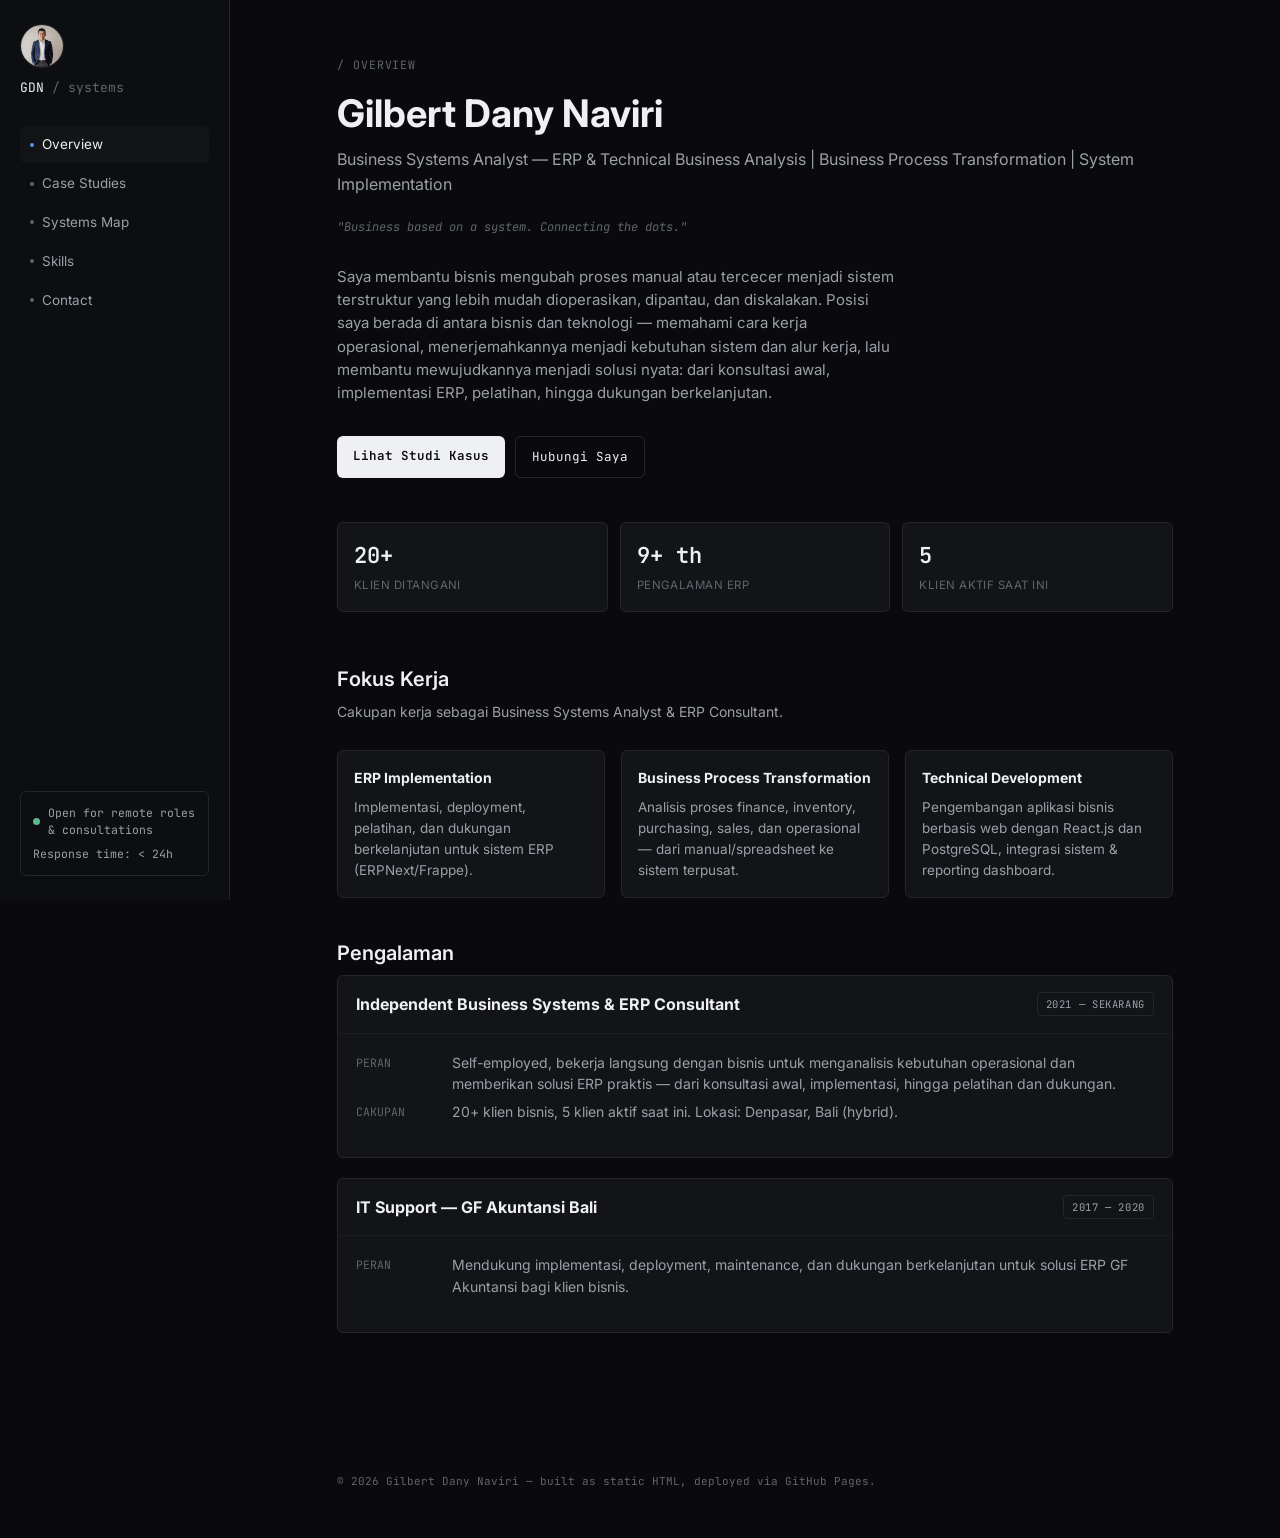
<file: index.html>
<!DOCTYPE html>
<html lang="id">
<head>
<meta charset="UTF-8">
<meta name="viewport" content="width=device-width, initial-scale=1.0">
<title>Gilbert Dany Naviri — Business Systems Analyst</title>
<meta name="description" content="Business Systems Analyst — ERP & Technical Business Analysis, Business Process Transformation, System Implementation">
<link rel="preconnect" href="https://fonts.googleapis.com">
<link href="https://fonts.googleapis.com/css2?family=Inter:wght@400;500;600;700&family=JetBrains+Mono:wght@400;500;600&display=swap" rel="stylesheet">
<link rel="stylesheet" href="style.css">
</head>
<body>
<div class="shell">
  <aside class="sidebar">
    <div class="sidebar-header">
      <img class="avatar" src="avatar.jpg" alt="Foto profil Gilbert Dany Naviri">
      <div class="brand">GDN<span class="dim"> / systems</span></div>
    </div>
    <nav class="side-nav">
      <a href="index.html"><span class="dot"></span>Overview</a>
      <a href="case-studies.html"><span class="dot"></span>Case Studies</a>
      <a href="systems-map.html"><span class="dot"></span>Systems Map</a>
      <a href="skills.html"><span class="dot"></span>Skills</a>
      <a href="contact.html"><span class="dot"></span>Contact</a>
    </nav>
    <div class="status-box">
      <div class="row"><span class="pulse"></span>Open for remote roles &amp; consultations</div>
      <div class="row">Response time: &lt; 24h</div>
    </div>
  </aside>

  <main>
    <div class="container">
      <div class="eyebrow">/ Overview</div>
      <h1 class="name">Gilbert Dany Naviri</h1>
      <p class="role">Business Systems Analyst — ERP &amp; Technical Business Analysis | Business Process Transformation | System Implementation</p>
      <p class="motto">"Business based on a system. Connecting the dots."</p>
      <p class="lead">
        Saya membantu bisnis mengubah proses manual atau tercecer menjadi sistem terstruktur yang lebih mudah
        dioperasikan, dipantau, dan diskalakan. Posisi saya berada di antara bisnis dan teknologi — memahami
        cara kerja operasional, menerjemahkannya menjadi kebutuhan sistem dan alur kerja, lalu membantu
        mewujudkannya menjadi solusi nyata: dari konsultasi awal, implementasi ERP, pelatihan, hingga dukungan berkelanjutan.
      </p>
      <div class="cta-row">
        <a class="btn primary" href="case-studies.html">Lihat Studi Kasus</a>
        <a class="btn ghost" href="contact.html">Hubungi Saya</a>
      </div>

      <div class="stats">
        <div class="stat-card"><div class="v mono">20+</div><div class="l">Klien ditangani</div></div>
        <div class="stat-card"><div class="v mono">9+ th</div><div class="l">Pengalaman ERP</div></div>
        <div class="stat-card"><div class="v mono">5</div><div class="l">Klien aktif saat ini</div></div>
      </div>

      <div style="height:44px"></div>

      <h2 class="section-title">Fokus Kerja</h2>
      <p class="section-sub">Cakupan kerja sebagai Business Systems Analyst &amp; ERP Consultant.</p>
      <div class="capability-grid" style="grid-template-columns:repeat(3,1fr); margin-bottom:40px;">
        <div class="cap-card">
          <h4>ERP Implementation</h4>
          <p>Implementasi, deployment, pelatihan, dan dukungan berkelanjutan untuk sistem ERP (ERPNext/Frappe).</p>
        </div>
        <div class="cap-card">
          <h4>Business Process Transformation</h4>
          <p>Analisis proses finance, inventory, purchasing, sales, dan operasional — dari manual/spreadsheet ke sistem terpusat.</p>
        </div>
        <div class="cap-card">
          <h4>Technical Development</h4>
          <p>Pengembangan aplikasi bisnis berbasis web dengan React.js dan PostgreSQL, integrasi sistem &amp; reporting dashboard.</p>
        </div>
      </div>

      <h2 class="section-title">Pengalaman</h2>
      <div class="case">
        <div class="case-head"><h3>Independent Business Systems &amp; ERP Consultant</h3><span class="badge">2021 — SEKARANG</span></div>
        <div class="case-body">
          <div class="pAR">
            <div class="k">PERAN</div><div class="v">Self-employed, bekerja langsung dengan bisnis untuk menganalisis kebutuhan operasional dan memberikan solusi ERP praktis — dari konsultasi awal, implementasi, hingga pelatihan dan dukungan.</div>
            <div class="k">CAKUPAN</div><div class="v">20+ klien bisnis, 5 klien aktif saat ini. Lokasi: Denpasar, Bali (hybrid).</div>
          </div>
        </div>
      </div>
      <div class="case">
        <div class="case-head"><h3>IT Support — GF Akuntansi Bali</h3><span class="badge">2017 — 2020</span></div>
        <div class="case-body">
          <div class="pAR">
            <div class="k">PERAN</div><div class="v">Mendukung implementasi, deployment, maintenance, dan dukungan berkelanjutan untuk solusi ERP GF Akuntansi bagi klien bisnis.</div>
          </div>
        </div>
      </div>

    </div>
    <footer>© <span id="year"></span> Gilbert Dany Naviri — built as static HTML, deployed via GitHub Pages.</footer>
  </main>
</div>
<script src="script.js"></script>
</body>
</html>
</file>
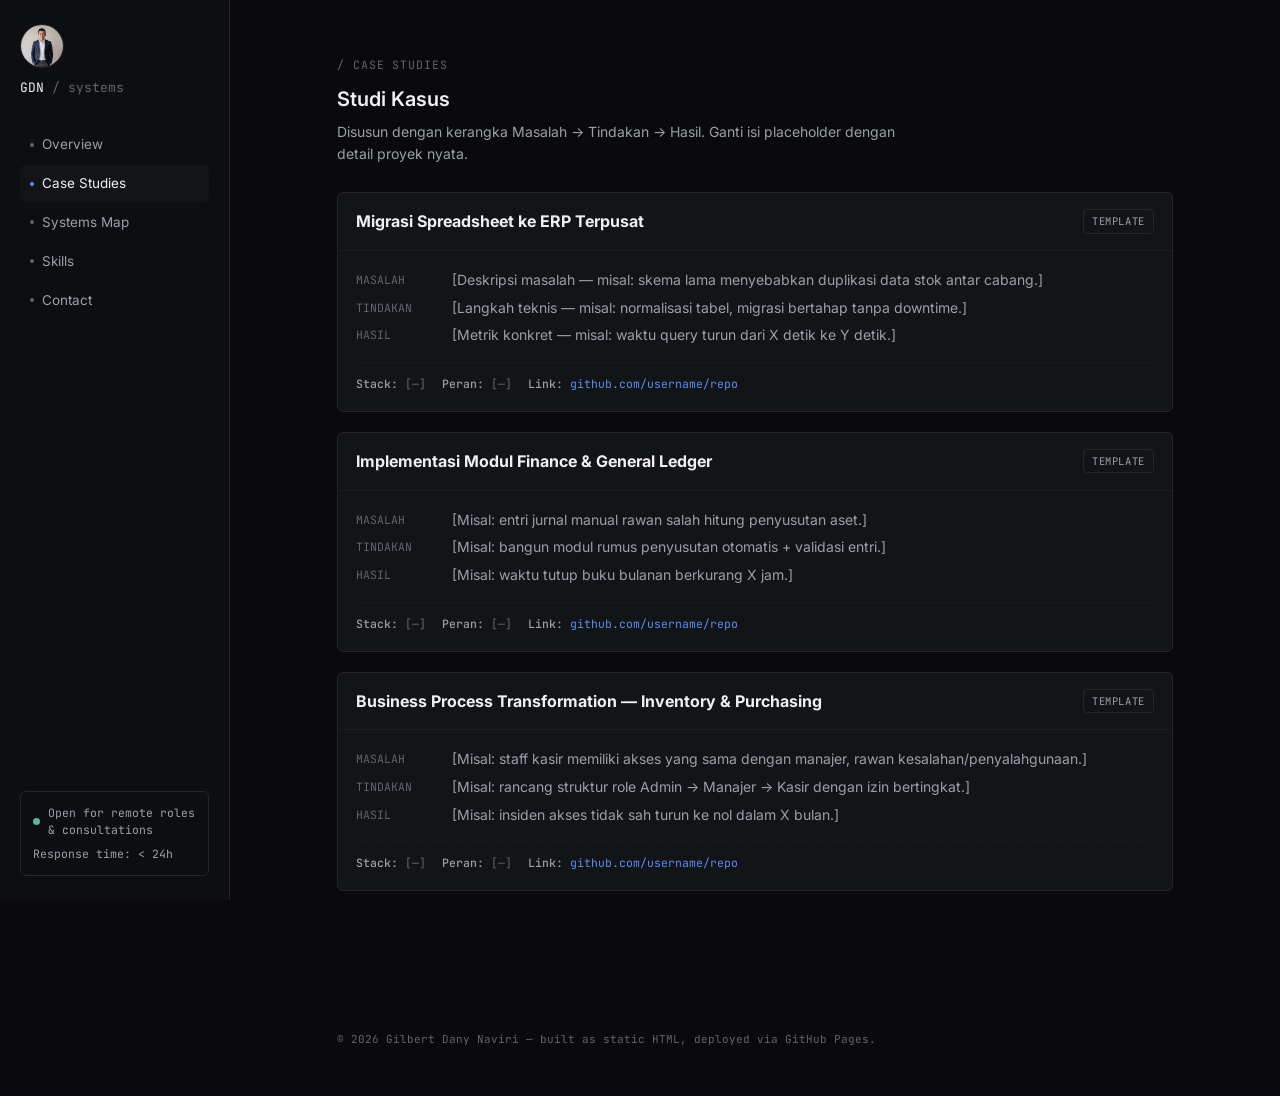
<file: case-studies.html>
<!DOCTYPE html>
<html lang="id">
<head>
<meta charset="UTF-8">
<meta name="viewport" content="width=device-width, initial-scale=1.0">
<title>Gilbert Dany Naviri — Case Studies</title>
<link rel="preconnect" href="https://fonts.googleapis.com">
<link href="https://fonts.googleapis.com/css2?family=Inter:wght@400;500;600;700&family=JetBrains+Mono:wght@400;500;600&display=swap" rel="stylesheet">
<link rel="stylesheet" href="style.css">
</head>
<body>
<div class="shell">
  <aside class="sidebar">
    <div class="sidebar-header">
      <img class="avatar" src="avatar.jpg" alt="Foto profil Gilbert Dany Naviri">
      <div class="brand">GDN<span class="dim"> / systems</span></div>
    </div>
    <nav class="side-nav">
      <a href="index.html"><span class="dot"></span>Overview</a>
      <a href="case-studies.html"><span class="dot"></span>Case Studies</a>
      <a href="systems-map.html"><span class="dot"></span>Systems Map</a>
      <a href="skills.html"><span class="dot"></span>Skills</a>
      <a href="contact.html"><span class="dot"></span>Contact</a>
    </nav>
    <div class="status-box">
      <div class="row"><span class="pulse"></span>Open for remote roles &amp; consultations</div>
      <div class="row">Response time: &lt; 24h</div>
    </div>
  </aside>

  <main>
    <div class="container">
      <div class="eyebrow">/ Case Studies</div>
      <h2 class="section-title">Studi Kasus</h2>
      <p class="section-sub">Disusun dengan kerangka Masalah → Tindakan → Hasil. Ganti isi placeholder dengan detail proyek nyata.</p>

      <div class="case">
        <div class="case-head"><h3>Migrasi Spreadsheet ke ERP Terpusat</h3><span class="badge">TEMPLATE</span></div>
        <div class="case-body">
          <div class="pAR">
            <div class="k">MASALAH</div><div class="v">[Deskripsi masalah — misal: skema lama menyebabkan duplikasi data stok antar cabang.]</div>
            <div class="k">TINDAKAN</div><div class="v">[Langkah teknis — misal: normalisasi tabel, migrasi bertahap tanpa downtime.]</div>
            <div class="k">HASIL</div><div class="v">[Metrik konkret — misal: waktu query turun dari X detik ke Y detik.]</div>
          </div>
          <div class="case-meta"><span><b>Stack:</b> [—]</span><span><b>Peran:</b> [—]</span><span><b>Link:</b> <a href="#">github.com/username/repo</a></span></div>
        </div>
      </div>

      <div class="case">
        <div class="case-head"><h3>Implementasi Modul Finance &amp; General Ledger</h3><span class="badge">TEMPLATE</span></div>
        <div class="case-body">
          <div class="pAR">
            <div class="k">MASALAH</div><div class="v">[Misal: entri jurnal manual rawan salah hitung penyusutan aset.]</div>
            <div class="k">TINDAKAN</div><div class="v">[Misal: bangun modul rumus penyusutan otomatis + validasi entri.]</div>
            <div class="k">HASIL</div><div class="v">[Misal: waktu tutup buku bulanan berkurang X jam.]</div>
          </div>
          <div class="case-meta"><span><b>Stack:</b> [—]</span><span><b>Peran:</b> [—]</span><span><b>Link:</b> <a href="#">github.com/username/repo</a></span></div>
        </div>
      </div>

      <div class="case">
        <div class="case-head"><h3>Business Process Transformation — Inventory &amp; Purchasing</h3><span class="badge">TEMPLATE</span></div>
        <div class="case-body">
          <div class="pAR">
            <div class="k">MASALAH</div><div class="v">[Misal: staff kasir memiliki akses yang sama dengan manajer, rawan kesalahan/penyalahgunaan.]</div>
            <div class="k">TINDAKAN</div><div class="v">[Misal: rancang struktur role Admin → Manajer → Kasir dengan izin bertingkat.]</div>
            <div class="k">HASIL</div><div class="v">[Misal: insiden akses tidak sah turun ke nol dalam X bulan.]</div>
          </div>
          <div class="case-meta"><span><b>Stack:</b> [—]</span><span><b>Peran:</b> [—]</span><span><b>Link:</b> <a href="#">github.com/username/repo</a></span></div>
        </div>
      </div>
    </div>
    <footer>© <span id="year"></span> Gilbert Dany Naviri — built as static HTML, deployed via GitHub Pages.</footer>
  </main>
</div>
<script src="script.js"></script>
</body>
</html>
</file>
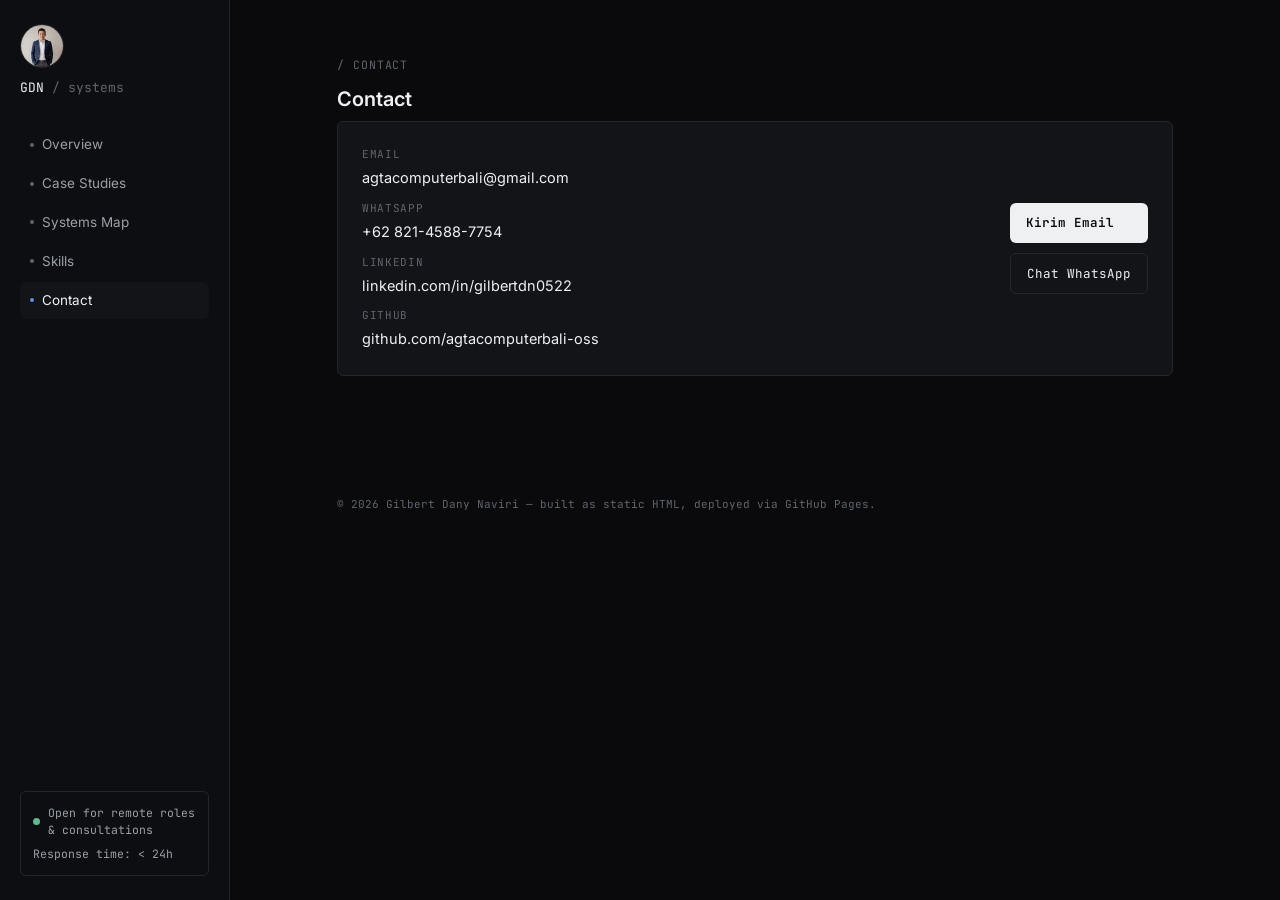
<file: contact.html>
<!DOCTYPE html>
<html lang="id">
<head>
<meta charset="UTF-8">
<meta name="viewport" content="width=device-width, initial-scale=1.0">
<title>Gilbert Dany Naviri — Contact</title>
<link rel="preconnect" href="https://fonts.googleapis.com">
<link href="https://fonts.googleapis.com/css2?family=Inter:wght@400;500;600;700&family=JetBrains+Mono:wght@400;500;600&display=swap" rel="stylesheet">
<link rel="stylesheet" href="style.css">
</head>
<body>
<div class="shell">
  <aside class="sidebar">
    <div class="sidebar-header">
      <img class="avatar" src="avatar.jpg" alt="Foto profil Gilbert Dany Naviri">
      <div class="brand">GDN<span class="dim"> / systems</span></div>
    </div>
    <nav class="side-nav">
      <a href="index.html"><span class="dot"></span>Overview</a>
      <a href="case-studies.html"><span class="dot"></span>Case Studies</a>
      <a href="systems-map.html"><span class="dot"></span>Systems Map</a>
      <a href="skills.html"><span class="dot"></span>Skills</a>
      <a href="contact.html"><span class="dot"></span>Contact</a>
    </nav>
    <div class="status-box">
      <div class="row"><span class="pulse"></span>Open for remote roles &amp; consultations</div>
      <div class="row">Response time: &lt; 24h</div>
    </div>
  </aside>

  <main>
    <div class="container">
      <div class="eyebrow">/ Contact</div>
      <h2 class="section-title">Contact</h2>
      <div class="contact-panel">
        <div class="contact-list">
          <div><span class="k">Email</span><a href="mailto:agtacomputerbali@gmail.com">agtacomputerbali@gmail.com</a></div>
          <div><span class="k">WhatsApp</span><a href="https://wa.me/6282145887754" target="_blank" rel="noopener">+62 821-4588-7754</a></div>
          <div><span class="k">LinkedIn</span><a href="https://www.linkedin.com/in/gilbertdn0522/" target="_blank" rel="noopener">linkedin.com/in/gilbertdn0522</a></div>
          <div><span class="k">GitHub</span><a href="https://github.com/agtacomputerbali-oss" target="_blank" rel="noopener">github.com/agtacomputerbali-oss</a></div>
        </div>
        <div style="display:flex; flex-direction:column; gap:10px;">
          <a class="btn primary" href="mailto:agtacomputerbali@gmail.com">Kirim Email</a>
          <a class="btn ghost" href="https://wa.me/6282145887754" target="_blank" rel="noopener">Chat WhatsApp</a>
        </div>
      </div>
    </div>
    <footer>© <span id="year"></span> Gilbert Dany Naviri — built as static HTML, deployed via GitHub Pages.</footer>
  </main>
</div>
<script src="script.js"></script>
</body>
</html>
</file>
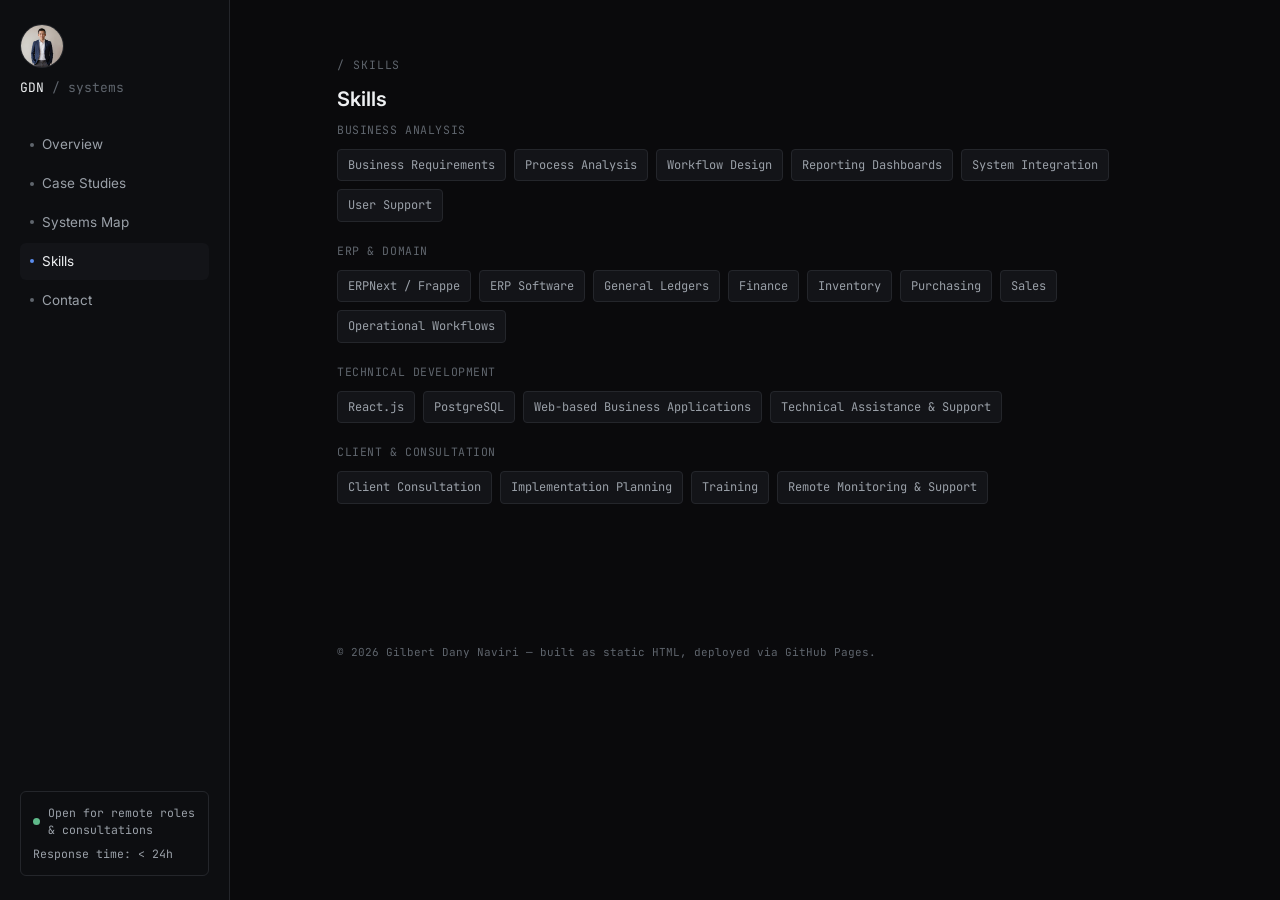
<file: skills.html>
<!DOCTYPE html>
<html lang="id">
<head>
<meta charset="UTF-8">
<meta name="viewport" content="width=device-width, initial-scale=1.0">
<title>Gilbert Dany Naviri — Skills</title>
<link rel="preconnect" href="https://fonts.googleapis.com">
<link href="https://fonts.googleapis.com/css2?family=Inter:wght@400;500;600;700&family=JetBrains+Mono:wght@400;500;600&display=swap" rel="stylesheet">
<link rel="stylesheet" href="style.css">
</head>
<body>
<div class="shell">
  <aside class="sidebar">
    <div class="sidebar-header">
      <img class="avatar" src="avatar.jpg" alt="Foto profil Gilbert Dany Naviri">
      <div class="brand">GDN<span class="dim"> / systems</span></div>
    </div>
    <nav class="side-nav">
      <a href="index.html"><span class="dot"></span>Overview</a>
      <a href="case-studies.html"><span class="dot"></span>Case Studies</a>
      <a href="systems-map.html"><span class="dot"></span>Systems Map</a>
      <a href="skills.html"><span class="dot"></span>Skills</a>
      <a href="contact.html"><span class="dot"></span>Contact</a>
    </nav>
    <div class="status-box">
      <div class="row"><span class="pulse"></span>Open for remote roles &amp; consultations</div>
      <div class="row">Response time: &lt; 24h</div>
    </div>
  </aside>

  <main>
    <div class="container">
      <div class="eyebrow">/ Skills</div>
      <h2 class="section-title">Skills</h2>

      <div class="skill-group">
        <div class="k">Business Analysis</div>
        <div class="tags">
          <span class="tag-chip">Business Requirements</span>
          <span class="tag-chip">Process Analysis</span>
          <span class="tag-chip">Workflow Design</span>
          <span class="tag-chip">Reporting Dashboards</span>
          <span class="tag-chip">System Integration</span>
          <span class="tag-chip">User Support</span>
        </div>
      </div>

      <div class="skill-group">
        <div class="k">ERP &amp; Domain</div>
        <div class="tags">
          <span class="tag-chip">ERPNext / Frappe</span>
          <span class="tag-chip">ERP Software</span>
          <span class="tag-chip">General Ledgers</span>
          <span class="tag-chip">Finance</span>
          <span class="tag-chip">Inventory</span>
          <span class="tag-chip">Purchasing</span>
          <span class="tag-chip">Sales</span>
          <span class="tag-chip">Operational Workflows</span>
        </div>
      </div>

      <div class="skill-group">
        <div class="k">Technical Development</div>
        <div class="tags">
          <span class="tag-chip">React.js</span>
          <span class="tag-chip">PostgreSQL</span>
          <span class="tag-chip">Web-based Business Applications</span>
          <span class="tag-chip">Technical Assistance &amp; Support</span>
        </div>
      </div>

      <div class="skill-group">
        <div class="k">Client &amp; Consultation</div>
        <div class="tags">
          <span class="tag-chip">Client Consultation</span>
          <span class="tag-chip">Implementation Planning</span>
          <span class="tag-chip">Training</span>
          <span class="tag-chip">Remote Monitoring &amp; Support</span>
        </div>
      </div>
    </div>
    <footer>© <span id="year"></span> Gilbert Dany Naviri — built as static HTML, deployed via GitHub Pages.</footer>
  </main>
</div>
<script src="script.js"></script>
</body>
</html>
</file>
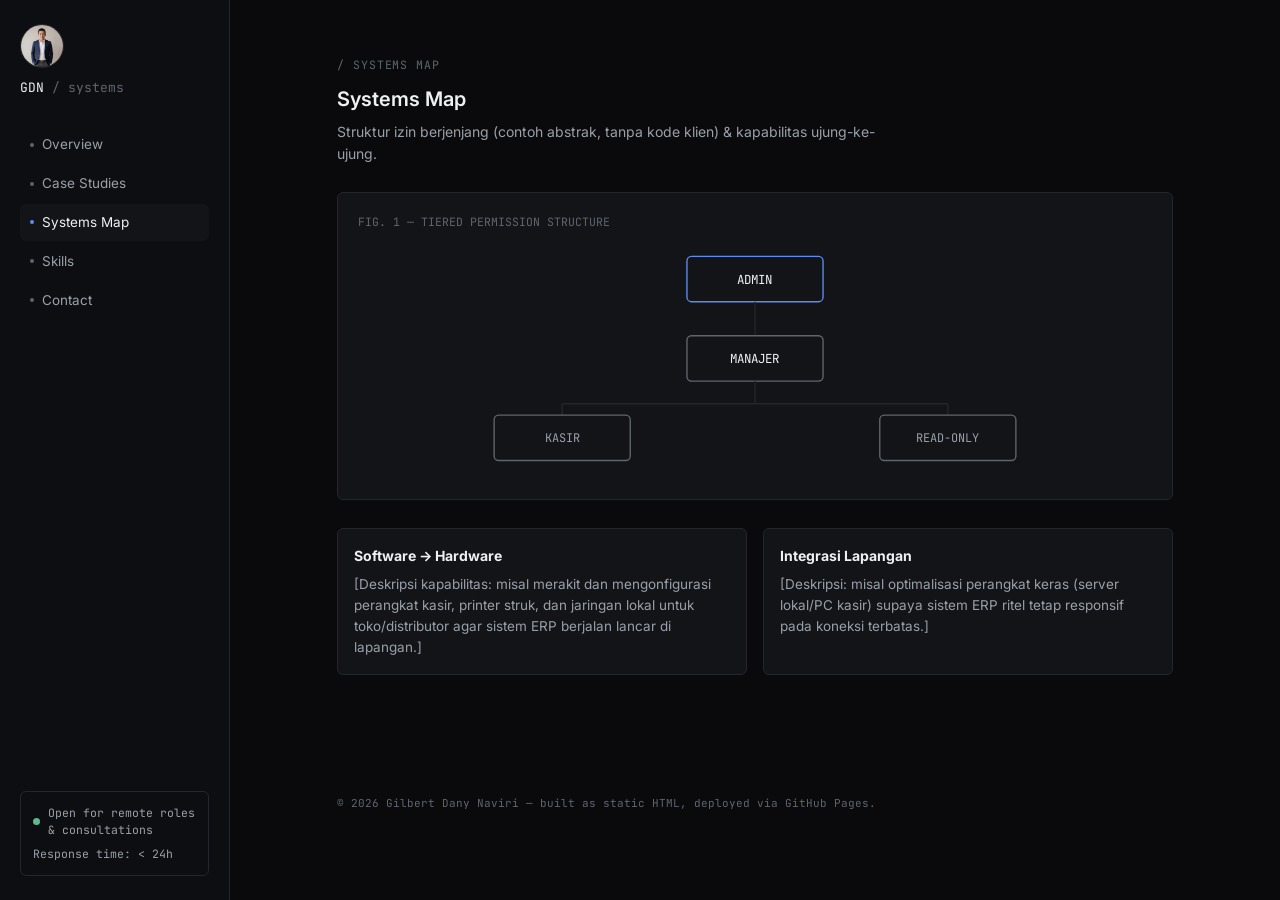
<file: systems-map.html>
<!DOCTYPE html>
<html lang="id">
<head>
<meta charset="UTF-8">
<meta name="viewport" content="width=device-width, initial-scale=1.0">
<title>Gilbert Dany Naviri — Systems Map</title>
<link rel="preconnect" href="https://fonts.googleapis.com">
<link href="https://fonts.googleapis.com/css2?family=Inter:wght@400;500;600;700&family=JetBrains+Mono:wght@400;500;600&display=swap" rel="stylesheet">
<link rel="stylesheet" href="style.css">
</head>
<body>
<div class="shell">
  <aside class="sidebar">
    <div class="sidebar-header">
      <img class="avatar" src="avatar.jpg" alt="Foto profil Gilbert Dany Naviri">
      <div class="brand">GDN<span class="dim"> / systems</span></div>
    </div>
    <nav class="side-nav">
      <a href="index.html"><span class="dot"></span>Overview</a>
      <a href="case-studies.html"><span class="dot"></span>Case Studies</a>
      <a href="systems-map.html"><span class="dot"></span>Systems Map</a>
      <a href="skills.html"><span class="dot"></span>Skills</a>
      <a href="contact.html"><span class="dot"></span>Contact</a>
    </nav>
    <div class="status-box">
      <div class="row"><span class="pulse"></span>Open for remote roles &amp; consultations</div>
      <div class="row">Response time: &lt; 24h</div>
    </div>
  </aside>

  <main>
    <div class="container">
      <div class="eyebrow">/ Systems Map</div>
      <h2 class="section-title">Systems Map</h2>
      <p class="section-sub">Struktur izin berjenjang (contoh abstrak, tanpa kode klien) &amp; kapabilitas ujung-ke-ujung.</p>

      <div class="diagram-panel">
        <div class="cap">FIG. 1 — TIERED PERMISSION STRUCTURE</div>
        <svg class="flow" viewBox="0 0 700 200" width="100%" height="auto" role="img" aria-label="Diagram struktur izin berjenjang: Admin di atas, Manajer di tengah, Kasir dan Read-only di bawah">
          <rect x="290" y="10" width="120" height="40" rx="4" fill="none" stroke="#5b8def" stroke-width="1.2"/>
          <text x="350" y="34" fill="#eef0f2" font-size="11" text-anchor="middle">ADMIN</text>
          <line x1="350" y1="50" x2="350" y2="80" stroke="#24262b" stroke-width="1.2"/>
          <rect x="290" y="80" width="120" height="40" rx="4" fill="none" stroke="#5f656d" stroke-width="1.2"/>
          <text x="350" y="104" fill="#eef0f2" font-size="11" text-anchor="middle">MANAJER</text>
          <line x1="350" y1="120" x2="350" y2="140" stroke="#24262b" stroke-width="1.2"/>
          <line x1="180" y1="140" x2="520" y2="140" stroke="#24262b" stroke-width="1.2"/>
          <line x1="180" y1="140" x2="180" y2="150" stroke="#24262b" stroke-width="1.2"/>
          <line x1="520" y1="140" x2="520" y2="150" stroke="#24262b" stroke-width="1.2"/>
          <rect x="120" y="150" width="120" height="40" rx="4" fill="none" stroke="#5f656d" stroke-width="1.2"/>
          <text x="180" y="174" fill="#9aa0a8" font-size="10.5" text-anchor="middle">KASIR</text>
          <rect x="460" y="150" width="120" height="40" rx="4" fill="none" stroke="#5f656d" stroke-width="1.2"/>
          <text x="520" y="174" fill="#9aa0a8" font-size="10.5" text-anchor="middle">READ-ONLY</text>
        </svg>
      </div>

      <div class="capability-grid">
        <div class="cap-card">
          <h4>Software → Hardware</h4>
          <p>[Deskripsi kapabilitas: misal merakit dan mengonfigurasi perangkat kasir, printer struk, dan jaringan lokal untuk toko/distributor agar sistem ERP berjalan lancar di lapangan.]</p>
        </div>
        <div class="cap-card">
          <h4>Integrasi Lapangan</h4>
          <p>[Deskripsi: misal optimalisasi perangkat keras (server lokal/PC kasir) supaya sistem ERP ritel tetap responsif pada koneksi terbatas.]</p>
        </div>
      </div>
    </div>
    <footer>© <span id="year"></span> Gilbert Dany Naviri — built as static HTML, deployed via GitHub Pages.</footer>
  </main>
</div>
<script src="script.js"></script>
</body>
</html>
</file>
<file: style.css>
:root{
  --bg:#0a0a0c;
  --bg-elevated:#131418;
  --sidebar:#0d0e11;
  --border:#24262b;
  --border-soft:#1b1c20;
  --text:#eef0f2;
  --text-2:#9aa0a8;
  --text-3:#5f656d;
  --accent:#5b8def;
  --ok:#5fb98a;
  --radius:6px;
  --sidebar-w:230px;
}
*{box-sizing:border-box;}
html{scroll-behavior:smooth;}
body{
  margin:0; background:var(--bg); color:var(--text);
  font-family:'Inter', sans-serif; line-height:1.55;
  -webkit-font-smoothing:antialiased;
}
.mono{font-family:'JetBrains Mono', monospace;}
a{color:var(--accent); text-decoration:none;}
a:hover{text-decoration:underline;}
::selection{background:var(--accent); color:#0a0a0c;}
a:focus-visible, button:focus-visible{outline:2px solid var(--accent); outline-offset:2px;}
@media (prefers-reduced-motion: reduce){ *{transition:none !important; animation:none !important;} }

.shell{display:flex; min-height:100vh;}

.sidebar{
  width:var(--sidebar-w); flex-shrink:0;
  background:var(--sidebar); border-right:1px solid var(--border);
  position:sticky; top:0; height:100vh; overflow-y:auto;
  padding:24px 20px; display:flex; flex-direction:column; gap:28px;
}
.brand{font-family:'JetBrains Mono', monospace; font-size:13px; color:var(--text);}
.brand .dim{color:var(--text-3);}
nav.side-nav{display:flex; flex-direction:column; gap:2px;}
nav.side-nav a{
  color:var(--text-2); font-size:13.5px; padding:8px 10px; border-radius:var(--radius);
  display:flex; align-items:center; gap:8px; text-decoration:none;
}
nav.side-nav a:hover{background:var(--bg-elevated); color:var(--text);}
nav.side-nav a.active{background:var(--bg-elevated); color:var(--text);}
nav.side-nav a.active .dot{background:var(--accent);}
nav.side-nav a .dot{width:4px; height:4px; border-radius:50%; background:var(--text-3); flex-shrink:0;}

.status-box{
  margin-top:auto; border:1px solid var(--border); border-radius:var(--radius);
  padding:12px; font-family:'JetBrains Mono', monospace; font-size:11.5px; color:var(--text-2);
}
.status-box .row{display:flex; align-items:center; gap:8px; margin-bottom:6px;}
.status-box .row:last-child{margin-bottom:0;}
.pulse{width:7px; height:7px; border-radius:50%; background:var(--ok); flex-shrink:0;}

@media (max-width:880px){
  .shell{flex-direction:column;}
  .sidebar{
    width:100%; height:auto; position:static; flex-direction:row;
    align-items:center; overflow-x:auto; padding:14px 18px; gap:24px;
  }
  nav.side-nav{flex-direction:row; gap:4px;}
  .status-box{margin-top:0; margin-left:auto; white-space:nowrap;}
}

main{flex:1; min-width:0;}
.container{max-width:900px; margin:0 auto; padding:56px 32px 96px;}
@media (max-width:640px){ .container{padding:36px 18px 72px;} }

.eyebrow{
  font-family:'JetBrains Mono', monospace; font-size:11.5px; letter-spacing:0.08em;
  text-transform:uppercase; color:var(--text-3); margin-bottom:10px;
}
h1.name{font-size:clamp(28px,4vw,38px); font-weight:700; margin:0 0 4px; color:var(--text);}
.role{font-size:16px; color:var(--text-2); margin:0 0 22px;}
p.lead{color:var(--text-2); max-width:560px; font-size:15px; margin:0 0 32px;}

.cta-row{display:flex; gap:10px; flex-wrap:wrap; margin-bottom:44px;}
.btn{
  font-family:'JetBrains Mono', monospace; font-size:12.5px;
  padding:10px 16px; border-radius:var(--radius); display:inline-block;
}
.btn.primary{background:var(--text); color:var(--bg); font-weight:600; text-decoration:none;}
.btn.ghost{border:1px solid var(--border); color:var(--text); text-decoration:none;}
.btn.ghost:hover{border-color:var(--accent); color:var(--accent);}

.stats{display:grid; grid-template-columns:repeat(3,1fr); gap:12px; margin-bottom:8px;}
@media (max-width:560px){ .stats{grid-template-columns:1fr 1fr;} }
.stat-card{
  border:1px solid var(--border); border-radius:var(--radius); background:var(--bg-elevated);
  padding:16px;
}
.stat-card .v{font-family:'JetBrains Mono', monospace; font-size:22px; font-weight:600; color:var(--text);}
.stat-card .l{font-size:11.5px; color:var(--text-3); margin-top:4px; text-transform:uppercase; letter-spacing:0.04em;}

h2.section-title{font-size:20px; font-weight:600; margin:0 0 6px; color:var(--text);}
p.section-sub{color:var(--text-2); font-size:14px; margin:0 0 28px; max-width:560px;}

.case{
  border:1px solid var(--border); border-radius:var(--radius); background:var(--bg-elevated);
  margin-bottom:20px; overflow:hidden;
}
.case-head{
  display:flex; align-items:center; justify-content:space-between; gap:12px;
  padding:16px 18px; border-bottom:1px solid var(--border-soft);
}
.case-head h3{margin:0; font-size:16px; color:var(--text);}
.badge{
  font-family:'JetBrains Mono', monospace; font-size:10.5px; letter-spacing:0.06em;
  text-transform:uppercase; border:1px solid var(--border); color:var(--text-2);
  padding:3px 8px; border-radius:4px; white-space:nowrap;
}
.case-body{padding:18px;}
.pAR{display:grid; grid-template-columns:80px 1fr; gap:6px 16px; margin-bottom:16px;}
.pAR .k{font-family:'JetBrains Mono', monospace; font-size:11.5px; color:var(--text-3); padding-top:2px;}
.pAR .v{font-size:14px; color:var(--text-2);}
.case-meta{
  display:flex; gap:16px; flex-wrap:wrap; font-family:'JetBrains Mono', monospace; font-size:11.5px;
  color:var(--text-3); border-top:1px dashed var(--border-soft); padding-top:12px;
}
.case-meta b{color:var(--text-2); font-weight:500;}

.diagram-panel{
  border:1px solid var(--border); border-radius:var(--radius); background:var(--bg-elevated);
  padding:20px; margin-bottom:28px;
}
.diagram-panel .cap{font-family:'JetBrains Mono', monospace; font-size:11.5px; color:var(--text-3); margin-bottom:14px;}
svg.flow text{font-family:'JetBrains Mono', monospace;}

.capability-grid{display:grid; grid-template-columns:1fr 1fr; gap:16px;}
@media (max-width:640px){ .capability-grid{grid-template-columns:1fr;} }
.cap-card{border:1px solid var(--border); border-radius:var(--radius); padding:16px; background:var(--bg-elevated);}
.cap-card h4{margin:0 0 8px; font-size:14px; color:var(--text);}
.cap-card p{margin:0; font-size:13.5px; color:var(--text-2);}

.skill-group{margin-bottom:20px;}
.skill-group .k{font-family:'JetBrains Mono', monospace; font-size:11.5px; color:var(--text-3); text-transform:uppercase; letter-spacing:0.05em; margin-bottom:10px;}
.tags{display:flex; flex-wrap:wrap; gap:8px;}
.tag-chip{
  font-family:'JetBrains Mono', monospace; font-size:12px; border:1px solid var(--border);
  color:var(--text-2); padding:6px 10px; border-radius:4px; background:var(--bg-elevated);
}

.contact-panel{
  border:1px solid var(--border); border-radius:var(--radius); background:var(--bg-elevated);
  padding:24px; display:flex; flex-wrap:wrap; gap:24px; justify-content:space-between; align-items:center;
}
.contact-list{display:flex; flex-direction:column; gap:10px;}
.contact-list a{color:var(--text); font-size:14.5px;}
.contact-list .k{font-family:'JetBrains Mono', monospace; font-size:11px; color:var(--text-3); text-transform:uppercase; letter-spacing:0.06em; display:block; margin-bottom:2px;}

footer{padding:24px 32px 48px; font-family:'JetBrains Mono', monospace; font-size:11px; color:var(--text-3); max-width:900px; margin:0 auto;}

.teaser-row{display:flex; align-items:center; justify-content:space-between; gap:12px; margin-top:10px;}
.teaser-link{font-family:'JetBrains Mono', monospace; font-size:12.5px; white-space:nowrap;}

.avatar{
  width:44px; height:44px; border-radius:50%; object-fit:cover;
  border:1px solid var(--border); display:block; margin-bottom:10px;
}
.sidebar-header{display:flex; flex-direction:column;}
@media (max-width:880px){
  .sidebar-header{flex-direction:row; align-items:center; gap:10px;}
  .avatar{margin-bottom:0;}
}
.motto{
  font-family:'JetBrains Mono', monospace; font-size:12px; color:var(--text-3);
  font-style:italic; margin:0 0 28px;
}
</file>
